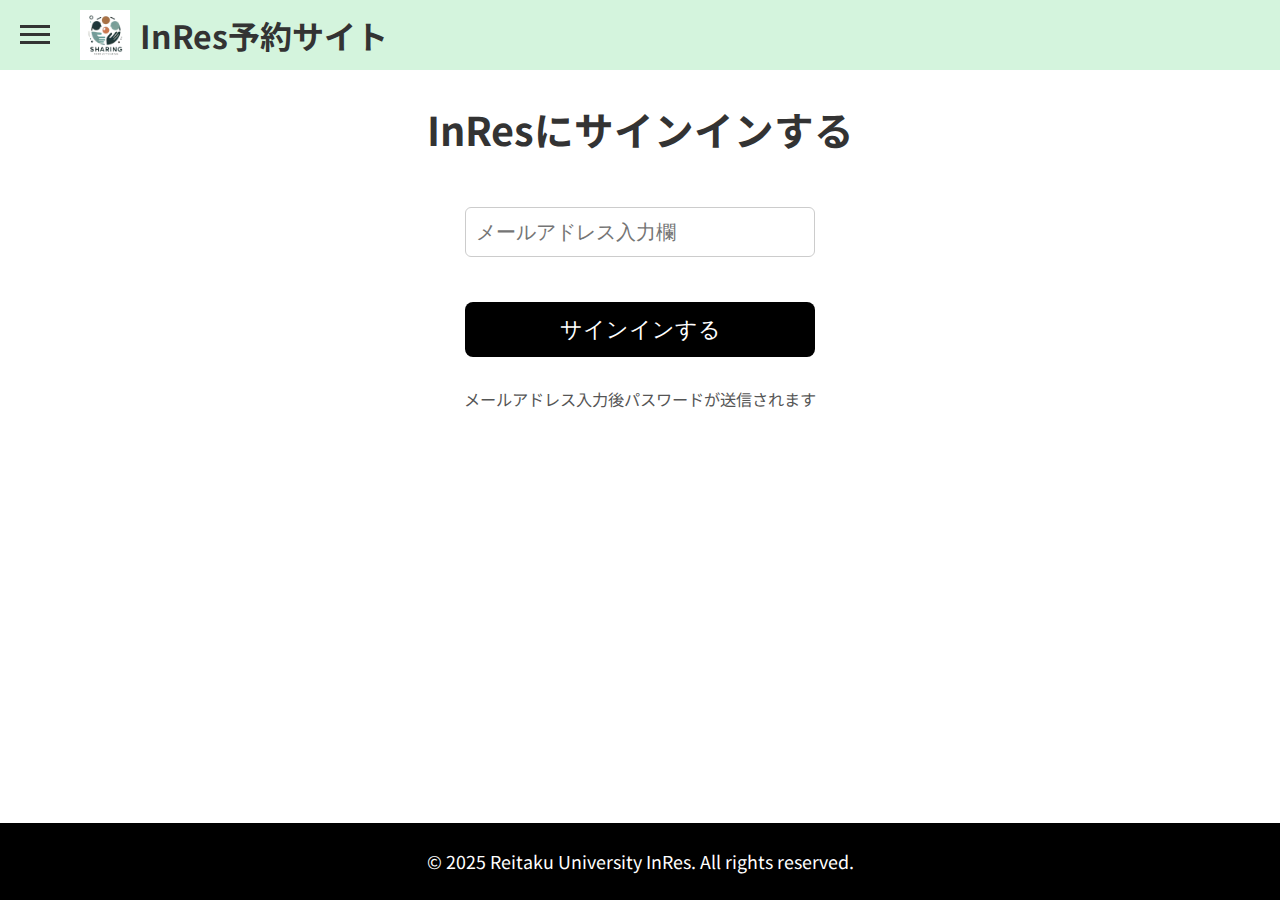
<file: index.html>
<!DOCTYPE html>
<html lang="ja">
<head>
  <meta charset="UTF-8" />
  <meta name="viewport" content="width=device-width, initial-scale=1.0" />
  <title>reitaku-website</title>
  <link rel="stylesheet" href="style.css">
  <link rel="icon" href="images/icon.png"> </head>
<body>
  <header>
    <h1>
      <img src="images/icon.png" width="50" height="50" alt="アイコン" />
      <a href="index.html"> InRes予約サイト
      </a>
    </h1>
  </header>

  <div class="hamburger">
    <span></span>
    <span></span>
    <span></span>
  </div>

  <nav class="menu">
    <ul>
      <li><a href="index.html">トップ</a></li>
      <li><a href="https://www.reitaku-u.ac.jp/" target="_blank">麗澤大学HP</a></li>
      <li><a href="#">xxx</a></li>
      <li><a href="#">xxx</a></li>
      <li><a href="#">xxx</a></li>
    </ul>
  </nav>

  <main>
    <section class="one">
      <div class="container">
        <h1>InResにサインインする</h1>
        <div class="form">
          <form action="index2.html">
            <input type="email" name="test" id="test" placeholder="メールアドレス入力欄" required />
            <button class="btn" type="submit">サインインする</button>
          </form>
        </div>
      </div>

      <div class="notice">
        メールアドレス入力後パスワードが送信されます
      </div>
    </section>
  </main>

  <script src="https://code.jquery.com/jquery-3.6.0.min.js"></script>
  <script src="script.js"></script>

  <footer>
    <p>&copy; 2025 Reitaku University InRes. All rights reserved.</p>
  </footer>
</body>
</html>
</file>
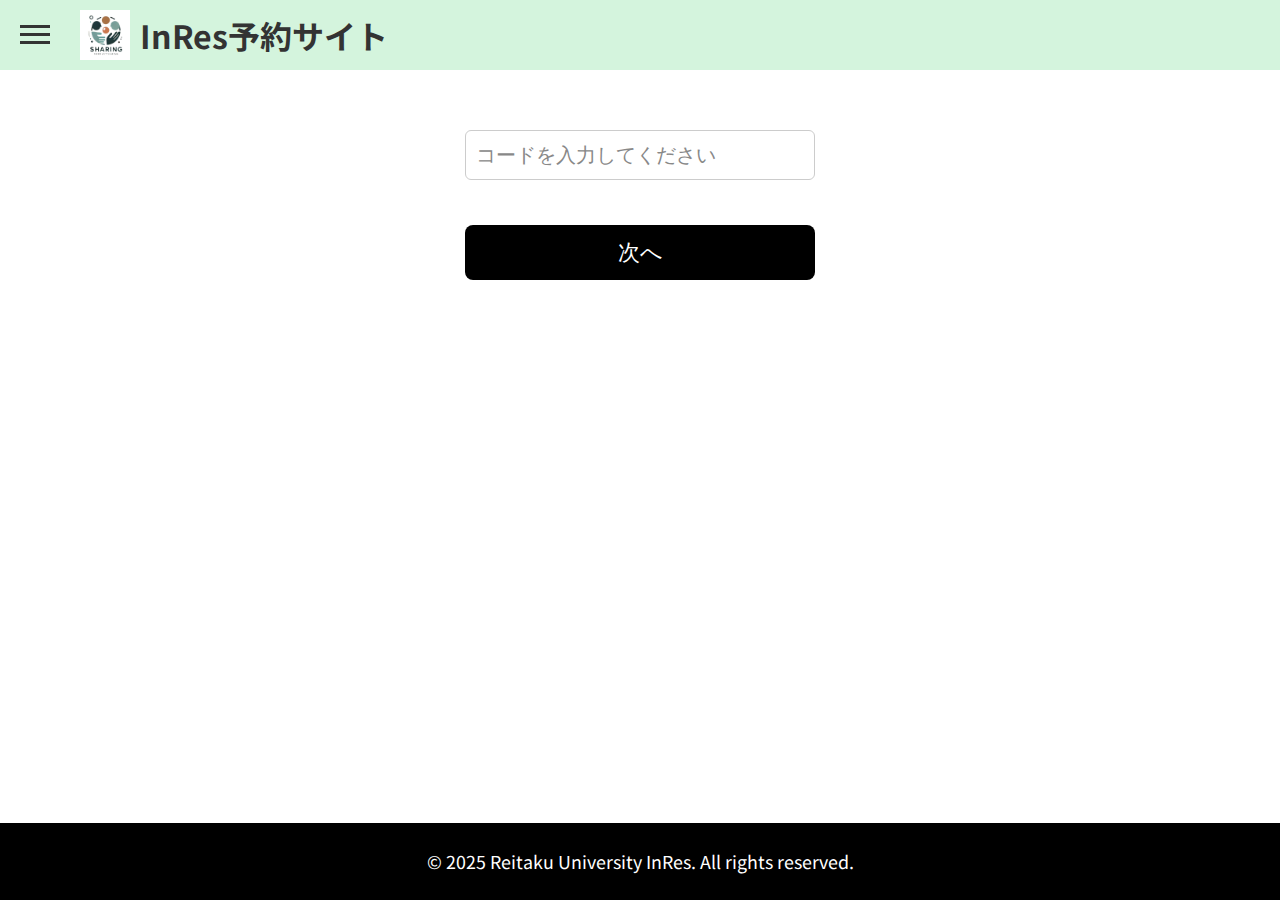
<file: index2.html>
<!DOCTYPE html>
<html lang="ja">
<head>
  <meta charset="UTF-8" />
  <meta name="viewport" content="width=device-width, initial-scale=1.0"/>
  <title>コード入力ページ</title>
  <link rel="stylesheet" href="style.css">
  <link rel="icon" href="images/icon.png">
</head>
<body>

  <header>
    <h1>
      <img src="images/icon.png" width="50" height="50" alt="アイコン" />
      <a href="index.html"> InRes予約サイト
      </a>
    </h1>
  </header>

  <div class="hamburger"> <span></span>
    <span></span>
    <span></span>
  </div>

  <nav class="menu">
    <ul>
      <li><a href="index.html">トップ</a></li>
      <li><a href="https://www.reitaku-u.ac.jp/" target="_blank">麗澤大学HP</a></li>
      <li><a href="#">xxx</a></li>
      <li><a href="#">xxx</a></li>
      <li><a href="#">xxx</a></li>
    </ul>
  </nav>

  <div class="container">
    <div class="form">
      <form action="index3.html">
        <input type="text" name="test" id="test" placeholder="コードを入力してください" required />
        <button class="btn" type="submit">次へ</button>
      </form>
    </div>
  </div>

  <script src="https://code.jquery.com/jquery-3.6.0.min.js"></script>
  <script src="script.js"></script>

  <footer>
    <p>&copy; 2025 Reitaku University InRes. All rights reserved.</p>
  </footer>
</body>
</html>
</file>
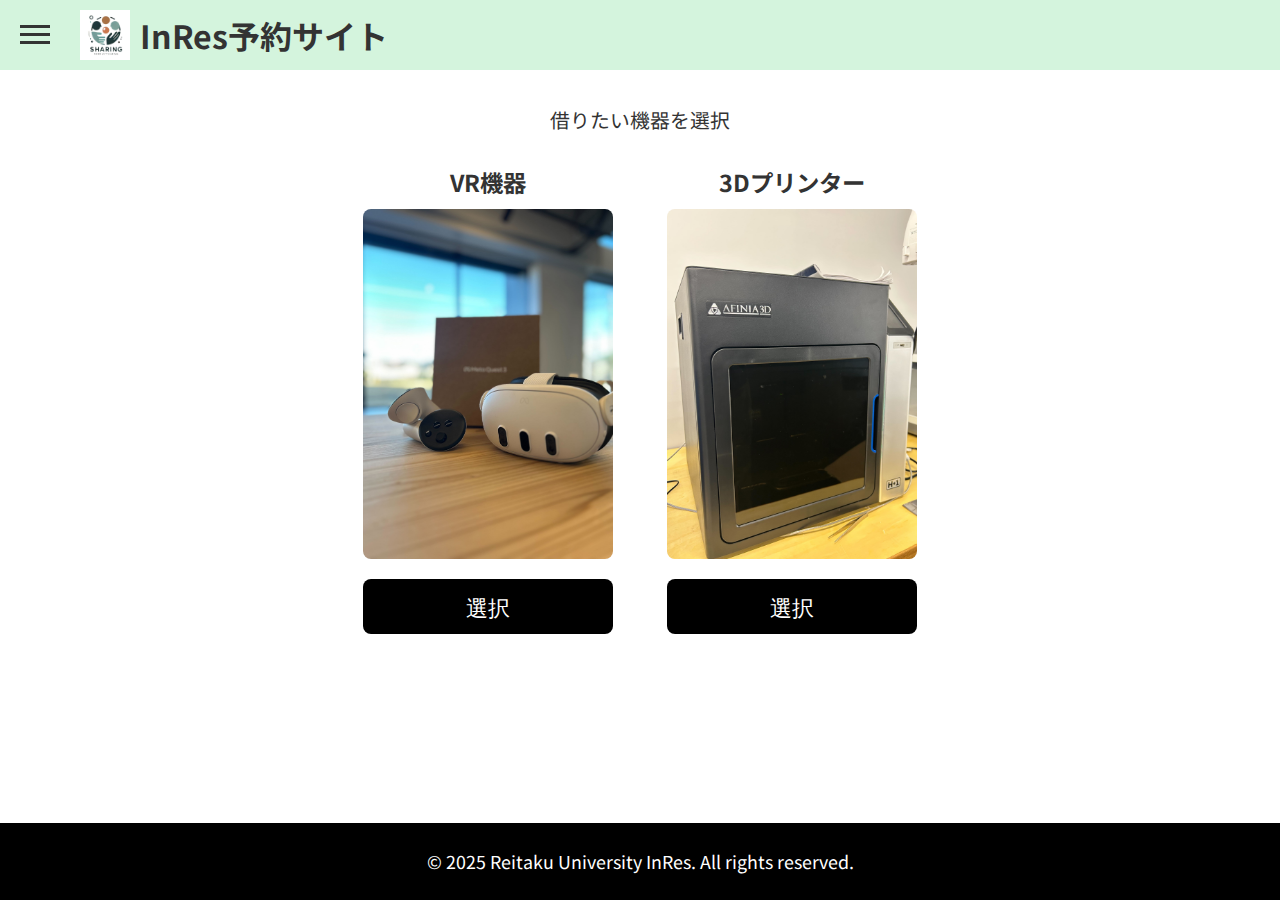
<file: index3.html>
<!DOCTYPE html>
<html lang="ja">
<head>
  <meta charset="UTF-8" />
  <meta name="viewport" content="width=device-width, initial-scale=1.0"/>
  <title>機器選択</title>
  <link rel="stylesheet" href="style.css">
  <link rel="icon" href="images/icon.png"> </head>
<body>

  <header>
    <h1>
        <img src="images/icon.png" width="50" height="50" alt="アイコン" />
      <a href="index.html"> InRes予約サイト
      </a>
    </h1>
  </header>

  <div class="hamburger">
    <span></span>
    <span></span>
    <span></span>
  </div>

  <nav class="menu">
    <ul>
      <li><a href="index.html">トップ</a></li>
      <li><a href="https://www.reitaku-u.ac.jp/" target="_blank">麗澤大学HP</a></li>
      <li><a href="#">xxx</a></li>
      <li><a href="#">xxx</a></li>
      <li><a href="#">xxx</a></li>
    </ul>
  </nav>

  <div class="container">
    <p>借りたい機器を選択</p>

    <div class="item">
      <div class="title">VR機器</div>
      <img src="images/IMG_9117.jpg" alt="VR">
      <button onclick="location.href='index4.html?item=vr'">選択</button>
    </div>

    <div class="item">
      <div class="title">3Dプリンター</div>
      <img src="images/IMG_9120.jpg" alt="3D">
      <button onclick="location.href='index4.html?item=3dprinter'">選択</button>
    </div>
  </div>

  <script src="https://code.jquery.com/jquery-3.6.0.min.js"></script>
  <script src="script.js"></script>

  <footer>
    <p>&copy; 2025 Reitaku University InRes. All rights reserved.</p>
  </footer>
</body>
</html>
</file>
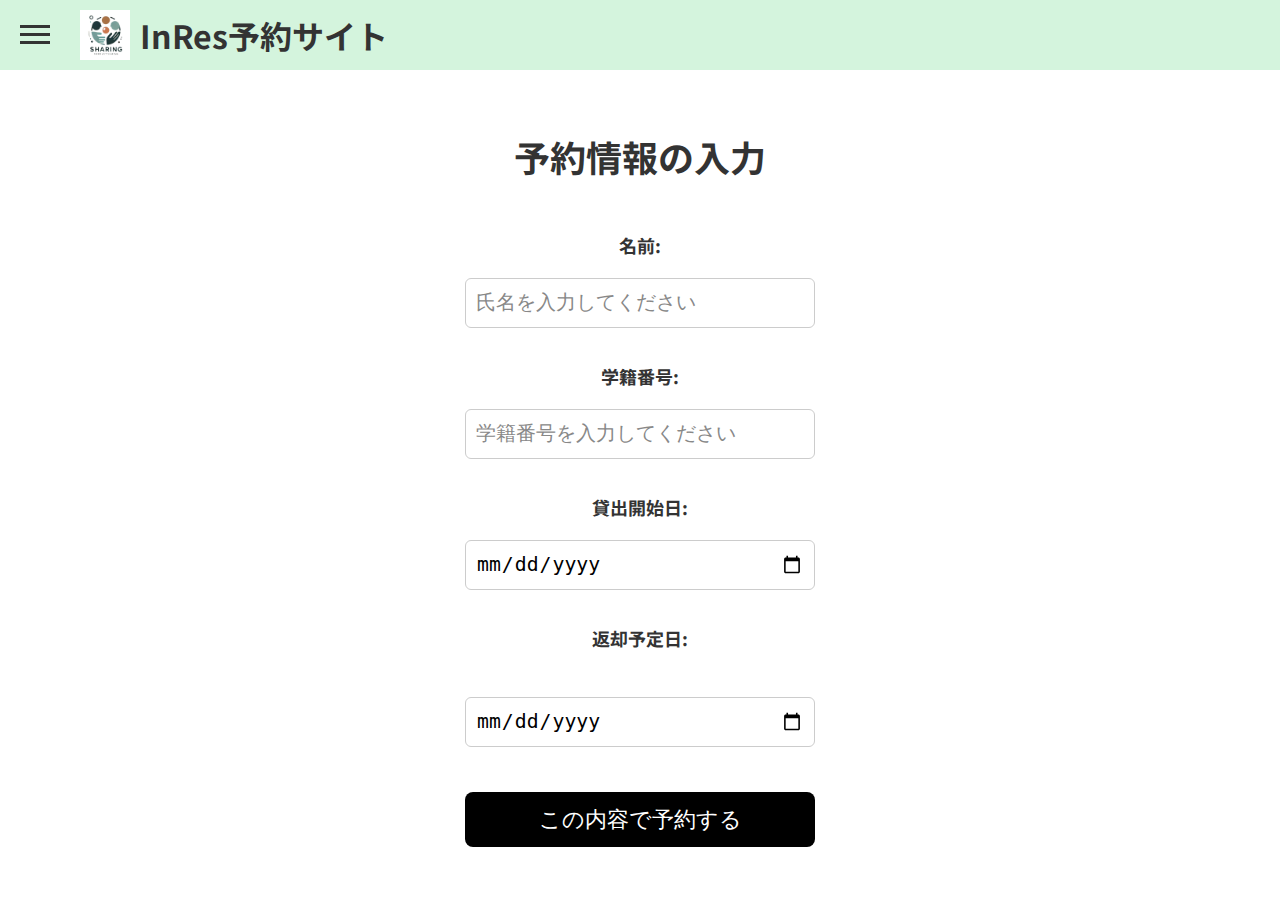
<file: index4.html>
<!DOCTYPE html>
<html lang="ja">
<head>
  <meta charset="UTF-8" />
  <meta name="viewport" content="width=device-width, initial-scale=1.0"/>
  <title>予約情報入力</title>
  <link rel="stylesheet" href="style.css">
  <link rel="icon" href="images/icon.png"> </head>
<body>

  <header>
    <h1>
      <img src="images/icon.png" width="50" height="50" alt="アイコン" />
      <a href="index.html"> InRes予約サイト
      </a>
    </h1>
  </header>

  <div class="hamburger">
    <span></span>
    <span></span>
    <span></span>
  </div>

  <nav class="menu">
    <ul>
      <li><a href="index.html">トップ</a></li>
      <li><a href="https://www.reitaku-u.ac.jp/" target="_blank">麗澤大学HP</a></li>
      <li><a href="#">xxx</a></li>
      <li><a href="#">xxx</a></li>
      <li><a href="#">xxx</a></li>
    </ul>
  </nav>

  <div class="container">
    <h2>予約情報の入力</h2>
    <p id="selected-item-display"></p> <div class="form">
      <form onsubmit="completeReservation(event)"> <label for="user-name">名前:</label>
        <input type="text" id="user-name" name="name" placeholder="氏名を入力してください" required />

        <label for="student-id">学籍番号:</label>
        <input type="text" id="student-id" name="studentId" placeholder="学籍番号を入力してください" required />

        <label for="start-date">貸出開始日:</label>
        <input type="date" id="start-date" name="startDate" required />

        <label for="end-date">返却予定日:</label><br> <input type="date" id="end-date" name="endDate" required />

        <button class="btn" type="submit">この内容で予約する</button>
      </form>
    </div>
  </div>

  <script src="https://code.jquery.com/jquery-3.6.0.min.js"></script>
  <script src="script.js"></script>
  <script>
    // URLパラメータから選択された機器名を取得し表示するJavaScript
    $(function() {
        const urlParams = new URLSearchParams(window.location.search);
        const selectedItem = urlParams.get('item');
        let itemText = '';
        if (selectedItem === 'vr') {
            itemText = 'VR機器';
        } else if (selectedItem === '3dprinter') {
            itemText = '3Dプリンター';
        }
        if (itemText) {
            $('#selected-item-display').text('選択機器: ' + itemText);
        }
    });

    // 予約完了処理の関数
    function completeReservation(event) {
      event.preventDefault(); // フォームの通常の送信（ページ遷移）をキャンセル

      // フォームの入力値を取得
      const name = document.getElementById('user-name').value;
      const studentId = document.getElementById('student-id').value;
      const startDate = document.getElementById('start-date').value;
      const endDate = document.getElementById('end-date').value;

      // 確認メッセージを表示
      alert('予約が完了しました。\n\n' +
            '名前: ' + name + '\n' +
            '学籍番号: ' + studentId + '\n' +
            '貸出開始日: ' + startDate + '\n' +
            '返却予定日: ' + endDate + '\n\n' +
            'ご確認後、OKボタンで戻ります。');

      // 確認後、index3.htmlに戻る
      window.location.href = 'index3.html';
    }
  </script>

</body>
</html>
</file>
<file: style.css>
/* Google Fonts - Noto Sans JP をインポート */
@import url('https://fonts.googleapis.com/css2?family=Noto+Sans+JP:wght@400;700&display=swap');

body {
  font-family: 'Noto Sans JP', Arial, sans-serif; /* Noto Sans JP を優先 */
  margin: 0;
  padding: 0;
  background-color: #fff;
  display: flex;
  flex-direction: column;
  min-height: 100vh;
  font-size: 18px; /* 基本の文字サイズを18pxに拡大 */
  color: #333; /* 基本の文字色 */
}

/* ハンバーガーメニューのスタイル */
.hamburger {
  position: fixed; /* 元の固定位置に戻す */
  top: 20px;
  left: 20px;
  width: 30px;
  cursor: pointer;
  z-index: 100;
}

.hamburger span {
  display: block;
  height: 3px;
  width: 100%;
  background-color: #333;
  margin: 5px 0;
  transition: 0.4s;
}

/* メニューのスタイル */
.menu {
  position: fixed;
  top: 0;
  left: 0;
  width: 250px;
  height: 100%;
  background-color: #d4f4dd;
  opacity: 0;
  pointer-events: none;
  transition: opacity 0.5s ease, transform 0.5s ease;
  transform: translateX(-100%);
  padding: 20px;
  box-sizing: border-box;
  z-index: 50;
}

/* メニューが開いたとき */
.menu.open {
  opacity: 1;
  pointer-events: auto;
  transform: translateX(0);
}

/* バツ印に変わるハンバーガーボタン */
.hamburger.active span:nth-child(1) {
  transform: rotate(45deg) translate(5px, 5px);
}

.hamburger.active span:nth-child(2) {
  opacity: 0;
}

.hamburger.active span:nth-child(3) {
  transform: rotate(-45deg) translate(6px, -6px);
}

/* 既存のレイアウトスタイル */
header {
  background-color: #d4f4dd;
  padding: 10px 20px 10px 80px; /* 左側にパディングを追加 (ハンバーガーメニューの幅+余白) */
  display: flex;
  align-items: center;
  position: relative;
  z-index: 10;
}

header h1 {
  margin: 0;
  font-size: 32px; /* ヘッダーのH1をさらに拡大 */
  display: flex;
  align-items: center;
}

header img {
  margin-right: 10px;
}

header a {
  text-decoration: none;
  color: inherit;
}

main {
  flex-grow: 1;
}

.container {
  margin: 30px auto; /* ★上側のマージンを減らして、コンテンツを少し上に移動★ */
  max-width: 800px;
  text-align: center;
}


h1 { /* 全体のH1タグのスタイルを統一 */
  font-size: 2.2em; /* bodyのfont-sizeに対する比率を拡大 */
  margin-bottom: 20px; /* ★マージンを少し減らす★ */
  color: #333;
}
h2 { /* H2タグのスタイルを統一 */
  font-size: 2em; /* H2をさらに拡大（index4の「予約が完了しました！」など） */
  margin-bottom: 25px; /* ★マージンを少し減らす★ */
  color: #333;
}
p { /* 段落の文字サイズを統一 */
  font-size: 1.1em; /* pタグの文字サイズを少し拡大（index4の予約詳細など） */
  line-height: 1.5; /* 行の高さを1.5に調整して狭める */
  margin-top: 5px; /* ★段落の上マージンをさらに調整★ */
  margin-bottom: 5px; /* ★段落の下マージンをさらに調整★ */
}


.form {
  display: inline-block; /* フォーム自体を中央に配置するために必要 */
  width: 350px; /* フォームの幅を少し広げる */
  margin-top: 20px; /* ★フォーム全体の上マージンを減らす★ */
}

.form input[type="email"],
.form input[type="text"],
.form input[type="date"] {
  width: 100%;
  padding: 12px 10px; /* ★パディングを少し減らす（高さを調整）★ */
  margin-top: 10px; /* ★入力欄間のマージンを減らす★ */
  margin-bottom: 15px; /* ★入力欄と次の要素の間隔を減らす★ */
  font-size: 1.1em;
  box-sizing: border-box;
  border: 1px solid #ccc;
  border-radius: 6px;
  height: 50px; /* ★高さを調整★ */
  transition: border-color 0.3s ease, box-shadow 0.3s ease;
}

.form input[type="email"]:hover,
.form input[type="text"]:hover,
.form input[type="date"]:hover {
  border-color: #888;
}

.form input[type="email"]:focus,
.form input[type="text"]:focus,
.form input[type="date"]:focus {
  outline: none;
  border-color: #007bff;
  box-shadow: 0 0 6px rgba(0, 123, 255, 0.6);
}

.form label {
  padding: 5px 0;
  display: block;
  font-weight: bold;
  font-size: 1em;
  margin-top: 15px; /* ★ラベルの上余白を調整★ */
  margin-bottom: 5px; /* ★ラベルの下余白を調整★ */
}

/* 最初のラベルには上余白を適用しない（見た目の調整） */
.form label:first-of-type {
    margin-top: 0;
}


.form input[type="text"]::placeholder {
  color: #888;
}

.form button {
  border: none;
  border-radius: 8px;
  background-color: #000;
  color: white;
  cursor: pointer;
  height: 55px; /* ★ボタンの高さを調整★ */
  padding: 0 25px;
  font-size: 1.2em;
  margin-top: 30px; /* ★ボタンの上側に余白を減らす★ */
  transition: background-color 0.3s ease;
  width: 100%; /* ボタンもフォームの幅に合わせる */
}

/* 共通のボタンホバーエフェクト */
.btn:hover,
.item button:hover {
  background-color: #333;
}


.notice {
  text-align: center;
  margin-top: 20px; /* ★注意書きの上マージンを減らす★ */
  font-size: 0.9em;
  color: #555;
}

/* index3固有のスタイル */
.item {
  display: inline-block;
  margin: 25px; /* ★アイテム間のマージンを少し狭める★ */
  text-align: center;
  width: 250px;
}

.item .title {
  font-size: 1.3em;
  font-weight: bold;
  margin-bottom: 10px; /* ★機器名のマージンを調整★ */
}

.item img {
  width: 250px;
  height: 350px;
  object-fit: cover;
  display: block;
  margin: 0 auto;
  border-radius: 8px;
}

/* 選択ボタンのスタイル（既存のスタイルにホバーを追加） */
.item button {
  padding: 15px 30px; /* ★パディングを調整★ */
  font-size: 1.2em;
  width: 100%;
  margin-top: 20px; /* ★ボタンの上余白を調整★ */
  border-radius: 8px;
  background-color: #000;
  color: white;
  border: none;
  cursor: pointer;
  transition: background-color 0.3s ease;
  height: 55px; /* ★ボタンの高さを調整★ */
}


/* フッターのスタイル */
footer {
  background-color: #000;
  color: #fff;
  text-align: center;
  padding: 20px; /* ★フッターのパディングを減らす★ */
  margin-top: auto;
  width: 100%;
  box-sizing: border-box;
  font-size: 0.9em;
}
</file>
